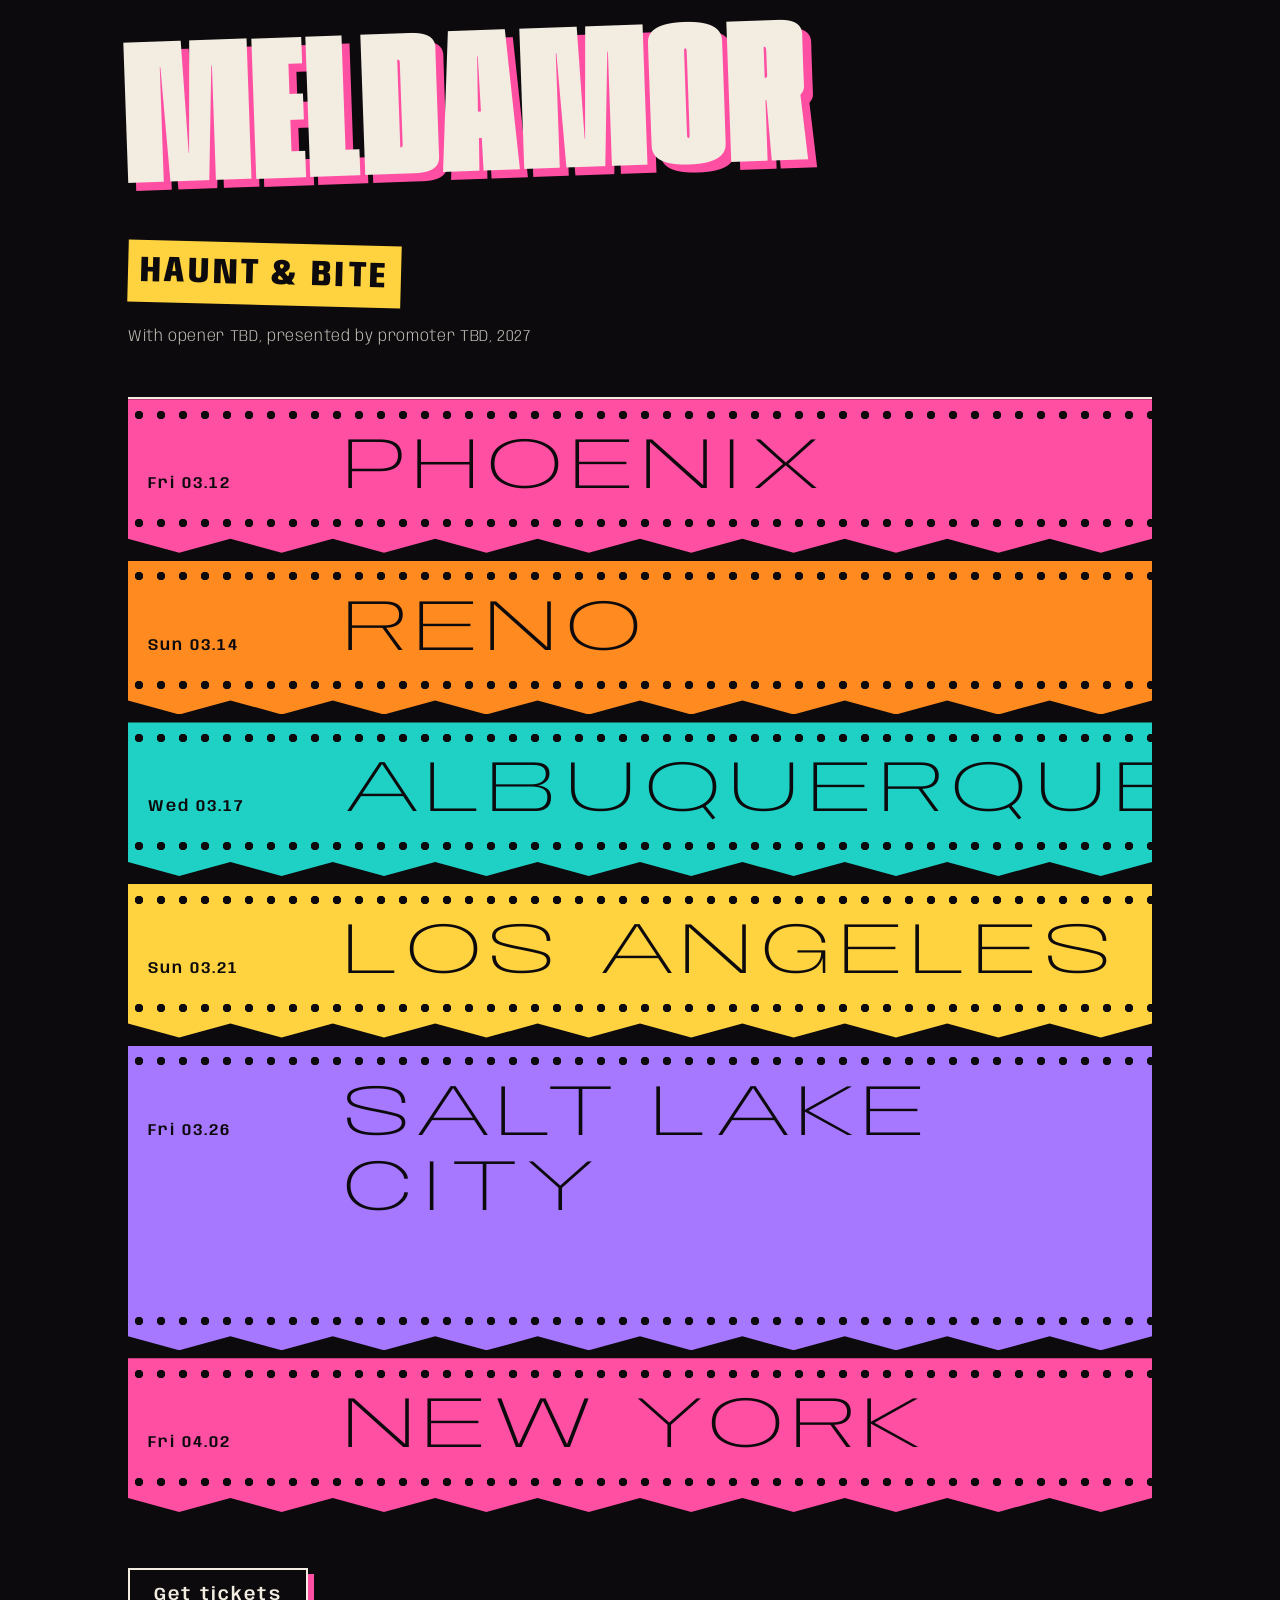
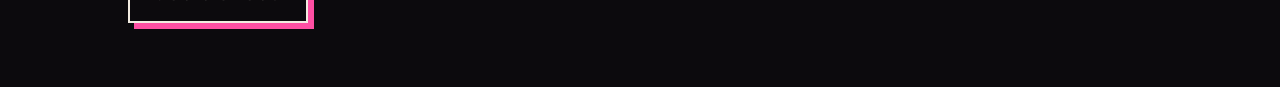
<file: index.html>
<!doctype html>
<html lang="en">
<head>
  <meta charset="utf-8">
  <meta name="viewport" content="width=device-width, initial-scale=1">
  <title>Meldamor | Haunt &amp; Bite</title>

  
  <link rel="preconnect" href="https://fonts.googleapis.com">
  <link rel="preconnect" href="https://fonts.gstatic.com" crossorigin>
  <link href="https://fonts.googleapis.com/css2?family=Anybody:wdth,wght@50..150,100..900&display=swap" rel="stylesheet">

  <link rel="stylesheet" href="style.css">
</head>
<body>
  <main class="poster">

    <header>
      <h1 class="artist">Meldamor</h1>
      <p class="tour-title">Haunt &amp; Bite</p>
      <p class="tour-info">With opener TBD, presented by promoter TBD, 2027</p>
    </header>

    
    <section class="tour-list" aria-label="Tour dates">

      <details class="stop">
        <summary>
          <span class="date"><span class="en">Fri 03.12</span><span class="es" lang="es">vie 12.03</span></span>
          <span class="city"><span class="en">Phoenix</span><span class="es" lang="es">Fénix</span></span>
        </summary>
        <p class="venue">The Van Buren</p>
      </details>

      <details class="stop">
        <summary>
          <span class="date"><span class="en">Sun 03.14</span><span class="es" lang="es">dom 14.03</span></span>
          <span class="city"><span class="en">Reno</span><span class="es" lang="es">Reno</span></span>
        </summary>
        <p class="venue">Cargo</p>
      </details>

      <details class="stop">
        <summary>
          <span class="date"><span class="en">Wed 03.17</span><span class="es" lang="es">mié 17.03</span></span>
          <span class="city"><span class="en">Albuquerque</span><span class="es" lang="es">Albuquerque</span></span>
        </summary>
        <p class="venue">Launchpad</p>
      </details>

      <details class="stop">
        <summary>
          <span class="date"><span class="en">Sun 03.21</span><span class="es" lang="es">dom 21.03</span></span>
          <span class="city"><span class="en">Los Angeles</span><span class="es" lang="es">Los Ángeles</span></span>
        </summary>
        <p class="venue">Teragram Ballroom</p>
      </details>

      <details class="stop">
        <summary>
          <span class="date"><span class="en">Fri 03.26</span><span class="es" lang="es">vie 26.03</span></span>
          <span class="city"><span class="en">Salt Lake City</span><span class="es" lang="es">Ciudad del Lago Salado</span></span>
        </summary>
        <p class="venue">Kilby Court</p>
      </details>

      <details class="stop">
        <summary>
          <span class="date"><span class="en">Fri 04.02</span><span class="es" lang="es">vie 02.04</span></span>
          <span class="city"><span class="en">New York</span><span class="es" lang="es">Nueva York</span></span>
        </summary>
        <p class="venue">Elsewhere</p>
      </details>

    </section>

    <a class="tickets" href="#">Get tickets</a>

  </main>
</body>
</html>
</file>
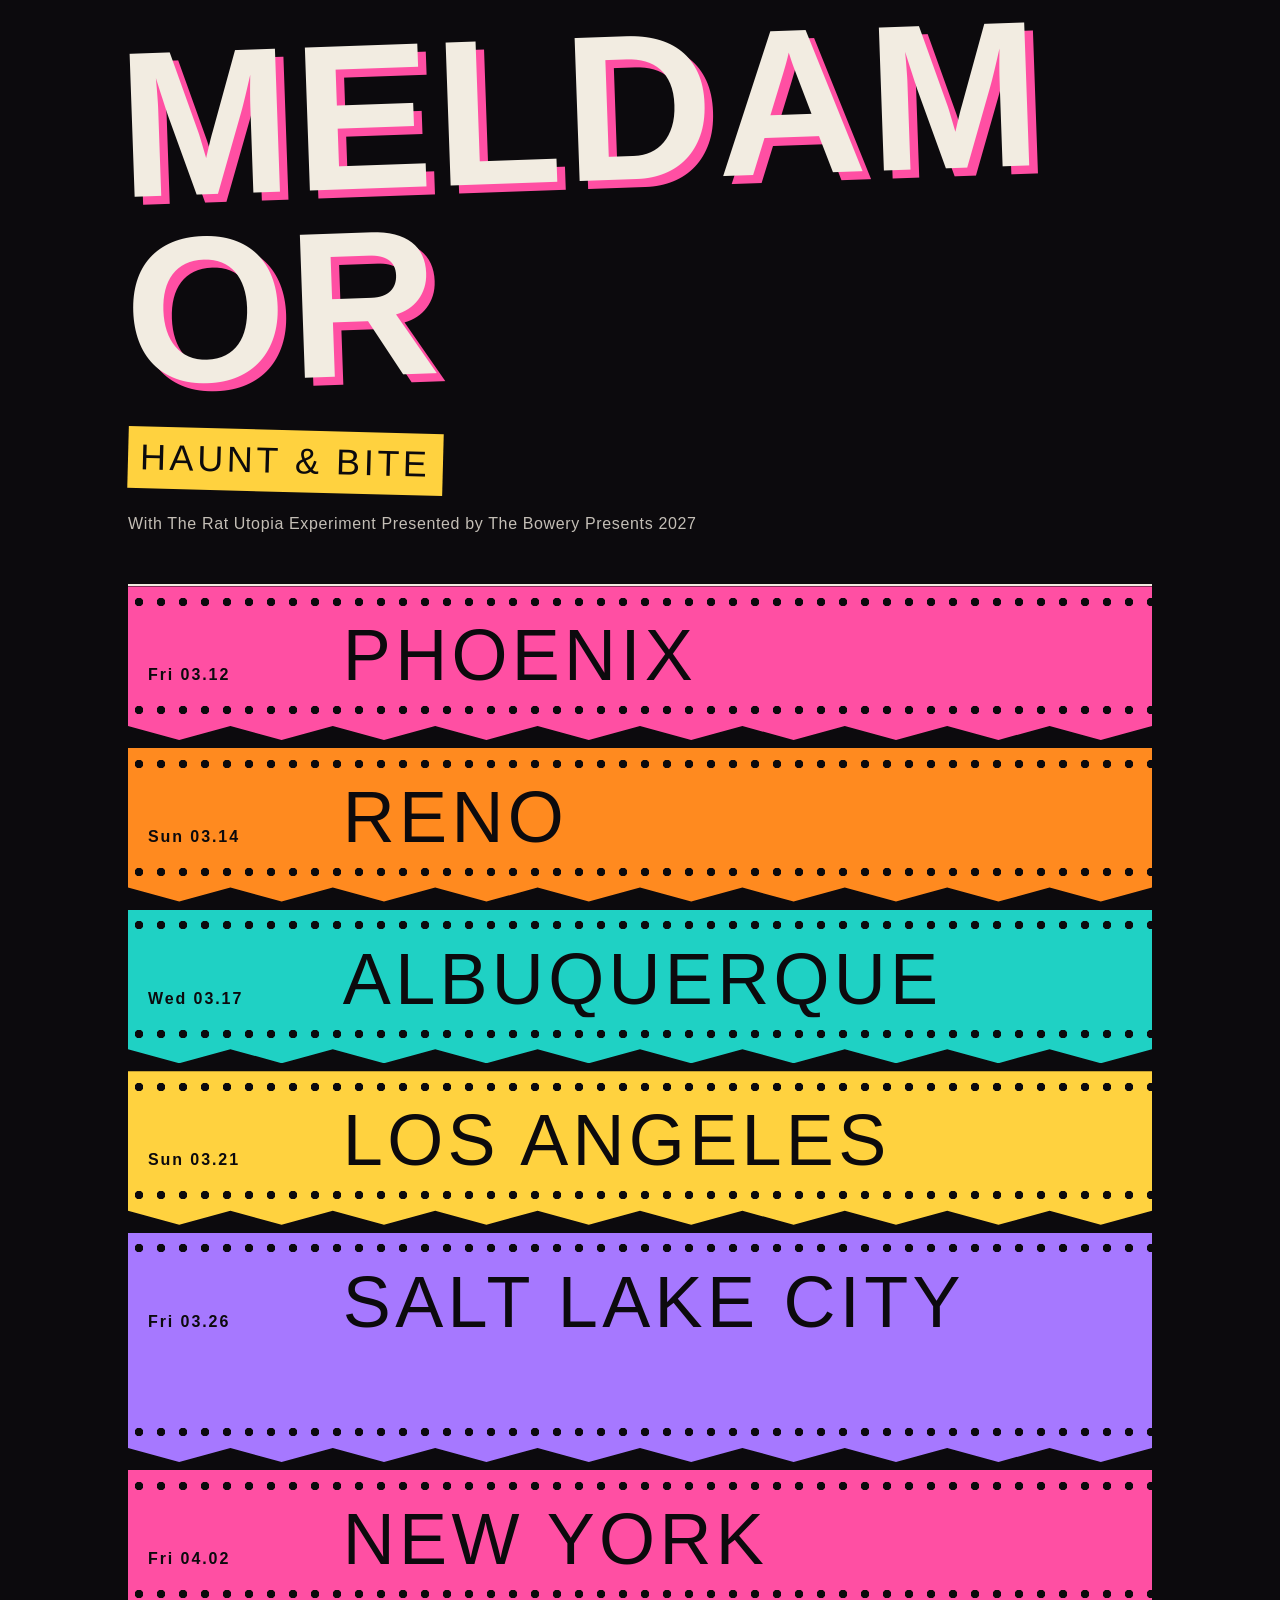
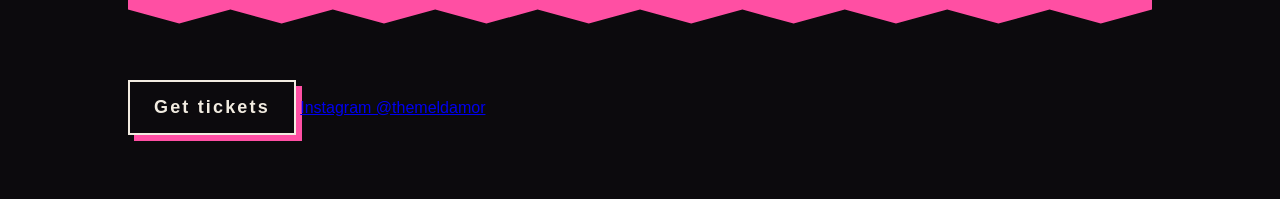
<file: index (4).html>
<!doctype html>
<html lang="en">
<head>
  <meta charset="utf-8">
  <meta name="viewport" content="width=device-width, initial-scale=1">
  <title>Meldamor | Haunt &amp; Bite</title>

  <!-- Pirata One is a gothic blackletter face for names and headlines.
       Special Elite is a worn typewriter face for dates, venues, and small info. -->
  <link rel="preconnect" href="https://fonts.googleapis.com">
  <link rel="preconnect" href="https://fonts.gstatic.com" crossorigin>
  <link href="https://fonts.googleapis.com/css2?family=Pirata+One&family=Special+Elite&display=swap" rel="stylesheet">

  <link rel="stylesheet" href="style.css">
</head>
<body>
  <main class="poster">

    <header>
      <h1 class="artist">Meldamor</h1>
      <p class="tour-title">Haunt &amp; Bite</p>
      <p class="tour-info">
        <span class="opener">With The Rat Utopia Experiment</span>
        <span class="presenter">Presented by The Bowery Presents</span>
        <span class="year">2027</span>
      </p>
    </header>

    <!-- Every stop has the same structure: an English version and a Spanish
         version of the date and city. Both live in the same box, so the row
         is always as wide as the longer one. Opening a stop shows Spanish.
         Spanish text is marked lang="es" so screen readers pronounce it right.
         Venue names are proper nouns, so they stay the same in both languages.
         To add a stop: copy one <details> block and paste it below. -->
    <section class="tour-list" aria-label="Tour dates">

      <details class="stop">
        <summary>
          <span class="date"><span class="en">Fri 03.12</span><span class="es" lang="es">vie 12.03</span></span>
          <span class="city"><span class="en">Phoenix</span><span class="es" lang="es">Fénix</span></span>
        </summary>
        <p class="venue">The Van Buren</p>
      </details>

      <details class="stop">
        <summary>
          <span class="date"><span class="en">Sun 03.14</span><span class="es" lang="es">dom 14.03</span></span>
          <span class="city"><span class="en">Reno</span><span class="es" lang="es">Reno</span></span>
        </summary>
        <p class="venue">Cargo</p>
      </details>

      <details class="stop">
        <summary>
          <span class="date"><span class="en">Wed 03.17</span><span class="es" lang="es">mié 17.03</span></span>
          <span class="city"><span class="en">Albuquerque</span><span class="es" lang="es">Albuquerque</span></span>
        </summary>
        <p class="venue">Launchpad</p>
      </details>

      <details class="stop">
        <summary>
          <span class="date"><span class="en">Sun 03.21</span><span class="es" lang="es">dom 21.03</span></span>
          <span class="city"><span class="en">Los Angeles</span><span class="es" lang="es">Los Ángeles</span></span>
        </summary>
        <p class="venue">Teragram Ballroom</p>
      </details>

      <details class="stop">
        <summary>
          <span class="date"><span class="en">Fri 03.26</span><span class="es" lang="es">vie 26.03</span></span>
          <span class="city"><span class="en">Salt Lake City</span><span class="es" lang="es">Ciudad del Lago Salado</span></span>
        </summary>
        <p class="venue">Kilby Court</p>
      </details>

      <details class="stop">
        <summary>
          <span class="date"><span class="en">Fri 04.02</span><span class="es" lang="es">vie 02.04</span></span>
          <span class="city"><span class="en">New York</span><span class="es" lang="es">Nueva York</span></span>
        </summary>
        <p class="venue">Elsewhere</p>
      </details>

    </section>

    <!-- The ticket link goes to the band's HyperFollow page. The Instagram
         link goes to their profile. Both open in a new tab. -->
    <div class="links">
      <a class="tickets" href="https://hyperfollow.com/meldamor" target="_blank" rel="noopener noreferrer">Get tickets</a>
      <a class="social" href="https://www.instagram.com/themeldamor/" target="_blank" rel="noopener noreferrer">Instagram @themeldamor</a>
    </div>

  </main>
</body>
</html>
</file>
<file: style.css>
:root {
  --ink: #0c0a0d;
  --paper: #f2ece1;

  --pink: #ff4fa3;
  --orange: #ff8a1f;
  --teal: #1fd1c4;
  --yellow: #ffd23f;
  --violet: #a678ff;

  --calm: "wdth" 150, "wght" 200;
  --feral: "wdth" 50, "wght" 900;

  --flat: polygon(
    0% 0%, 10% 0%, 20% 0%, 30% 0%, 40% 0%, 50% 0%, 60% 0%, 70% 0%, 80% 0%, 90% 0%, 100% 0%,
    100% 100%, 90% 100%, 80% 100%, 70% 100%, 60% 100%, 50% 100%, 40% 100%, 30% 100%, 20% 100%, 10% 100%, 0% 100%);
  --jag: polygon(
    0% 0%, 10% 25%, 20% 0%, 30% 25%, 40% 0%, 50% 25%, 60% 0%, 70% 25%, 80% 0%, 90% 25%, 100% 0%,
    100% 100%, 90% 75%, 80% 100%, 70% 75%, 60% 100%, 50% 75%, 40% 100%, 30% 75%, 20% 100%, 10% 75%, 0% 100%);

  /* The cut paper edge: a zigzag along the bottom of every strip. */
  --zig: polygon(
    0 0, 100% 0, 100% calc(100% - 14px),
    95% 100%, 90% calc(100% - 14px), 85% 100%, 80% calc(100% - 14px),
    75% 100%, 70% calc(100% - 14px), 65% 100%, 60% calc(100% - 14px),
    55% 100%, 50% calc(100% - 14px), 45% 100%, 40% calc(100% - 14px),
    35% 100%, 30% calc(100% - 14px), 25% 100%, 20% calc(100% - 14px),
    15% 100%, 10% calc(100% - 14px), 5% 100%, 0 calc(100% - 14px));
}

* { box-sizing: border-box; }

body {
  margin: 0;
  background: var(--ink);
  color: var(--paper);
  font-family: "Anybody", sans-serif;
  font-weight: 300;
  line-height: 1.5;
}

.poster {
  max-width: 72rem;
  margin: 0 auto;
  padding: 2rem clamp(1rem, 5vw, 4rem) 4rem;
}

.tour-info {
  margin: 1.25rem 0 0;
  max-width: 36rem;
  font-size: 1rem;
  letter-spacing: 0.04em;
  opacity: 0.8;
}

.tickets {
  display: inline-block;
  margin-top: 3rem;
  padding: 0.75rem 1.5rem;
  border: 2px solid var(--paper);
  box-shadow: 6px 6px 0 var(--pink);
  color: var(--paper);
  font-size: 1.125rem;
  font-weight: 600;
  letter-spacing: 0.12em;
  text-align: center;
  text-decoration: none;
}

.tickets:hover,
.tickets:focus-visible {
  background: var(--paper);
  color: var(--ink);
}

.artist {
  margin: 0;
  font-size: clamp(3rem, 18vw, 13rem);
  font-variation-settings: var(--feral);
  line-height: 0.9;
  letter-spacing: 0.01em;
  text-transform: uppercase;
  text-shadow: 0.04em 0.04em 0 var(--pink);
  transform: rotate(-2deg);
  transform-origin: left bottom;
  clip-path: var(--flat);
  overflow-wrap: anywhere;
}

.tour-title {
  display: inline-block;
  margin: 1.5rem 0 0;
  padding: 0.25rem 0.75rem;
  background: var(--yellow);
  color: var(--ink);
  font-size: clamp(1.25rem, 4vw, 2.25rem);
  font-variation-settings: "wdth" 80, "wght" 800;
  letter-spacing: 0.1em;
  text-transform: uppercase;
  transform: rotate(1.5deg);
}

.city {
  font-size: clamp(1.75rem, 6vw, 4.5rem);
  font-variation-settings: var(--calm);
  line-height: 1.05;
  letter-spacing: 0.06em;
  text-transform: uppercase;
  padding: 0 0.15em;
  clip-path: var(--flat);
  transform-origin: left bottom;
}


.date,
.city {
  display: inline-grid;
  justify-self: start;
}

.date > span,
.city > span {
  grid-area: 1 / 1;
}

.es {
  visibility: hidden;
}


.tour-list {
  margin-top: 3rem;
  border-top: 2px solid var(--paper);
}

.stop {
  position: relative;
  margin-bottom: 0.5rem;
  padding: 2rem 1.25rem calc(14px + 2rem);
  background: var(--flag, var(--pink));
  color: var(--ink);
  clip-path: var(--zig);
}

.stop:nth-child(5n + 1) { --flag: var(--pink); }
.stop:nth-child(5n + 2) { --flag: var(--orange); }
.stop:nth-child(5n + 3) { --flag: var(--teal); }
.stop:nth-child(5n + 4) { --flag: var(--yellow); }
.stop:nth-child(5n + 5) { --flag: var(--violet); }

.stop::before,
.stop::after {
  content: "";
  position: absolute;
  left: 0;
  right: 0;
  height: 12px;
  background: radial-gradient(circle at 50% 50%, var(--ink) 0 4px, transparent 4.5px) 0 0 / 22px 12px repeat-x;
  pointer-events: none;
}

.stop::before { top: 0.6rem; }
.stop::after { bottom: calc(14px + 0.6rem); }

.stop summary {
  display: grid;
  grid-template-columns: 10rem 1fr;
  align-items: baseline;
  gap: 0.5rem 1.5rem;
  cursor: pointer;
  list-style: none;
}

.stop summary::-webkit-details-marker {
  display: none;
}

.date {
  font-size: 1rem;
  font-weight: 600;
  letter-spacing: 0.12em;
}

.venue {
  margin: 0.75rem 0 0 11.5rem;
  font-size: 1.125rem;
  font-weight: 500;
  letter-spacing: 0.06em;
}


.artist,
.city {
  transition:
    font-variation-settings 1.4s ease-out,
    clip-path 1.4s ease-out,
    transform 1.4s ease-out,
    background-color 1.4s ease-out,
    color 1.4s ease-out;
}

.stop summary:hover .city,
.stop summary:focus-visible .city {
  font-variation-settings: var(--feral);
  clip-path: var(--jag);
  transform: skewX(-10deg);
  background: var(--ink);
  color: var(--flag);
  transition: none;
}

.artist:hover {
  clip-path: var(--jag);
  transform: rotate(-2deg) skewX(-10deg);
  transition: none;
}



.stop[open] .en {
  visibility: hidden;
}

.stop[open] .es {
  visibility: visible;
}

.stop[open] .city {
  animation: settle 1.4s ease-out;
}

@keyframes settle {
  from {
    font-variation-settings: var(--feral);
    clip-path: var(--jag);
    transform: skewX(-10deg);
  }
}




@media (max-width: 36rem) {
  .stop summary {
    grid-template-columns: 1fr;
    gap: 0.25rem;
  }

  .venue {
    margin-left: 0;
  }
}


.date {
  animation: beat 1s ease-in-out infinite;
  animation-delay: calc(var(--row, 0) * 0.5s);
}

@keyframes beat {
  50% { opacity: 0.5; }
}

.stop:nth-child(2) { --row: 1; }
.stop:nth-child(3) { --row: 2; }
.stop:nth-child(4) { --row: 3; }
.stop:nth-child(5) { --row: 4; }
.stop:nth-child(6) { --row: 5; }




@media (prefers-reduced-motion: reduce) {
  * {
    transition-duration: 0.01s !important;
    animation: none !important;
  }
}
</file>
